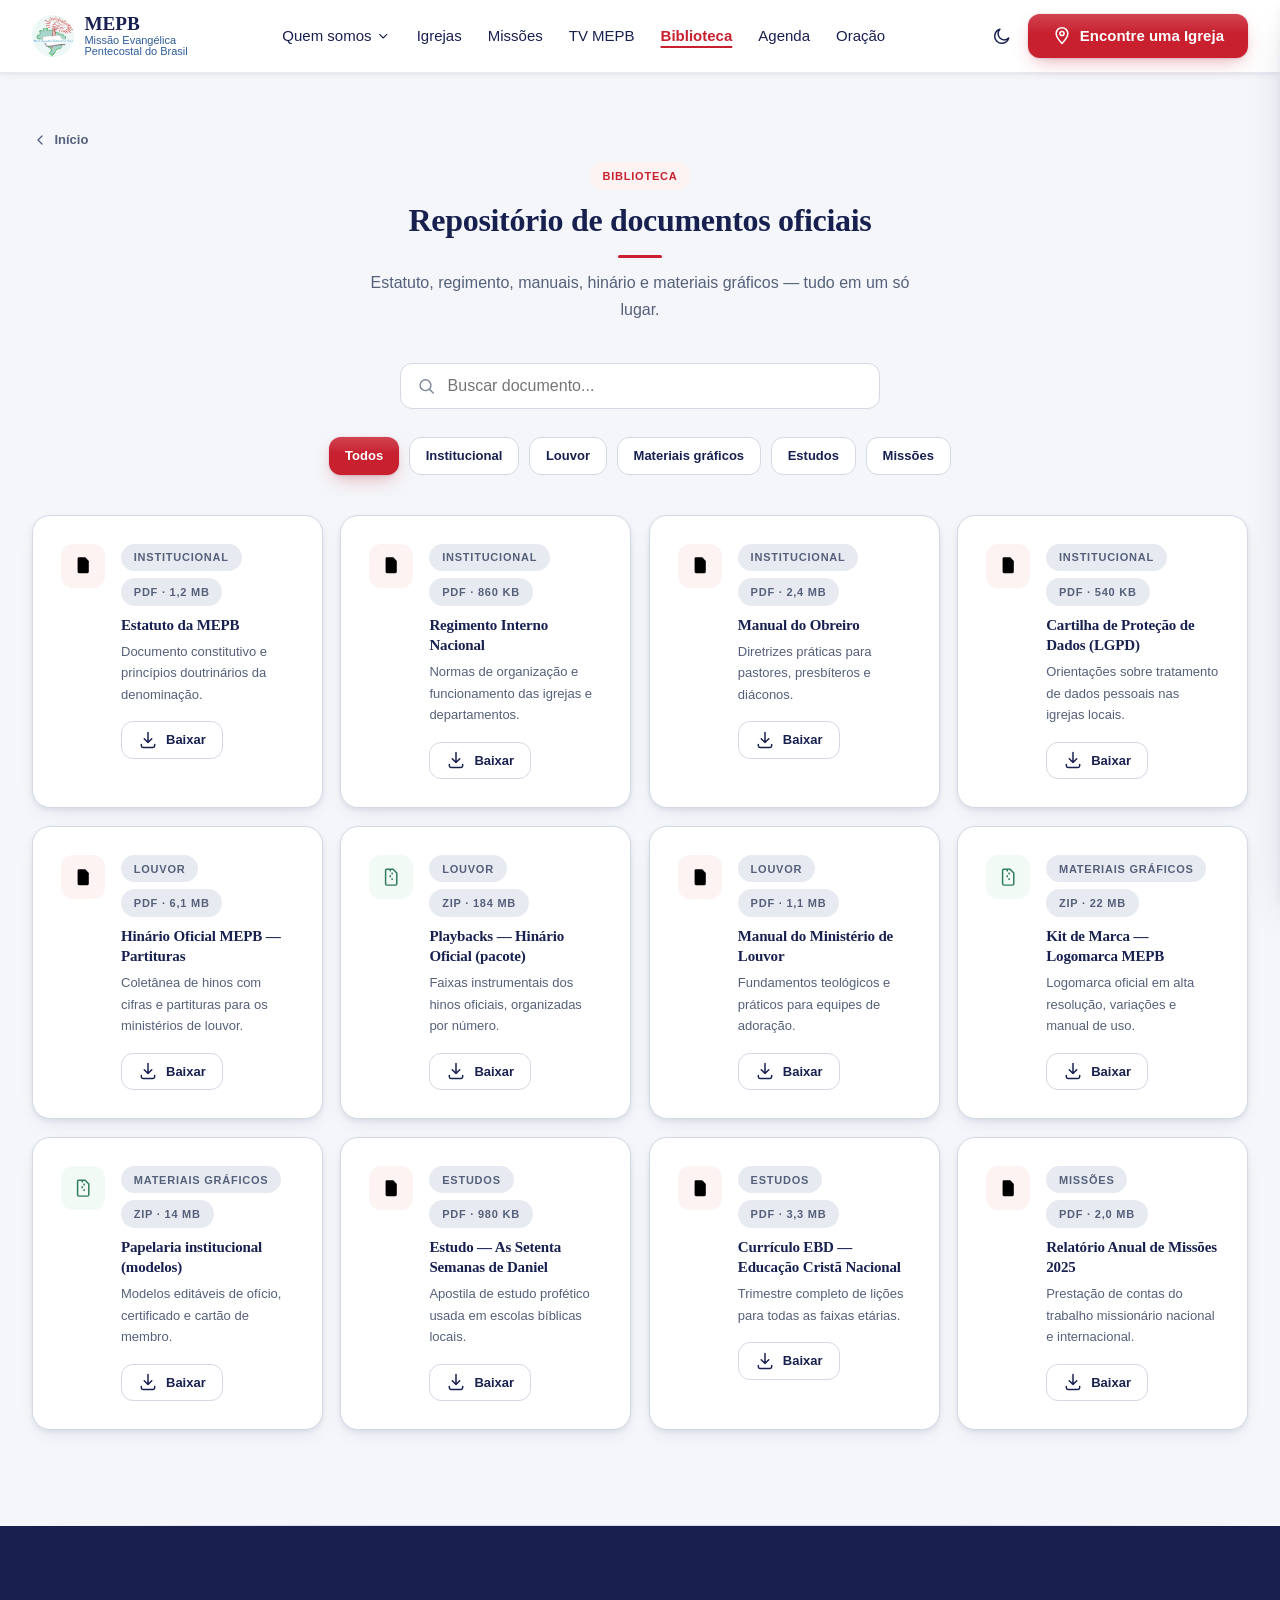
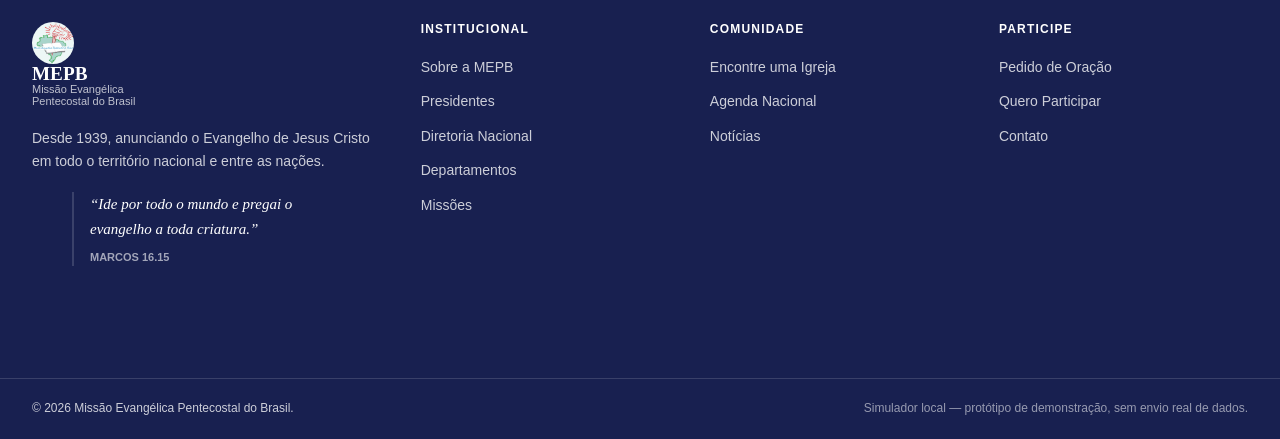
<file: biblioteca.html>
<!DOCTYPE html>
<html lang="pt-BR">
<head>
<meta charset="UTF-8">
<meta name="viewport" content="width=device-width, initial-scale=1">
<title>Biblioteca — MEPB</title>
<meta name="description" content="Estatuto, regimento, manuais e materiais oficiais da MEPB para download.">
<link rel="stylesheet" href="css/estilo.css">
<link rel="preconnect" href="https://fonts.googleapis.com">
<link rel="preconnect" href="https://fonts.gstatic.com" crossorigin>
<link href="https://fonts.googleapis.com/css2?family=Bebas+Neue&display=swap" rel="stylesheet">
</head>
<body>
<a href="#conteudo" class="skip-link">Pular para o conteúdo</a>

<header class="nav" id="siteNav">
  <nav class="container nav-inner" aria-label="Navegação principal">
    <a href="index.html" class="logo" id="logoLink" aria-label="MEPB — Página inicial"></a>
    <ul class="nav-links">
      <li class="nav-dropdown">
        <button type="button" class="nav-dropdown-toggle" id="navQuemSomos" aria-haspopup="true" aria-expanded="false">Quem somos <svg class="icon" viewBox="0 0 24 24" style="width:.9rem;height:.9rem"><path d="M6 9l6 6 6-6"/></svg></button>
        <ul class="nav-dropdown-menu" id="menuQuemSomos" hidden>
          <li><a href="index.html#sobre">Nossa história</a></li>
          <li><a href="presidentes.html">Presidentes</a></li>
          <li><a href="diretoria.html">Diretoria Nacional</a></li>
          <li><a href="index.html#departamentos">Departamentos</a></li>
        </ul>
      </li>
      <li><a href="localizador.html">Igrejas</a></li>
      <li><a href="missoes.html">Missões</a></li>
      <li><a href="tv.html">TV MEPB</a></li>
      <li><a href="biblioteca.html">Biblioteca</a></li>
      <li><a href="index.html#agenda">Agenda</a></li>
      <li><a href="index.html#oracao">Oração</a></li>
    </ul>
    <div class="nav-actions">
      <button class="icon-btn" id="btnTema" aria-label="Alternar tema claro/escuro" type="button"></button>
      <a href="localizador.html" class="btn btn-primary cta-nav" id="ctaNavPin"></a>
      <button class="icon-btn hamburger" id="btnDrawer" aria-label="Abrir menu de navegação" aria-expanded="false" type="button"></button>
    </div>
  </nav>
</header>

<div class="drawer-overlay" id="drawerOverlay"></div>
<div class="drawer" id="drawer" role="dialog" aria-modal="true" aria-label="Menu de navegação">
  <div class="drawer-head">
    <span id="drawerLogo"></span>
    <button class="icon-btn" id="btnFecharDrawer" aria-label="Fechar menu" type="button"></button>
  </div>
  <nav class="drawer-nav" aria-label="Navegação principal">
    <div class="drawer-accordion">
      <button type="button" class="drawer-accordion-toggle" id="drawerQuemSomosToggle" aria-expanded="false">
        Quem somos
        <svg class="icon" viewBox="0 0 24 24" style="width:1rem;height:1rem"><path d="M6 9l6 6 6-6"/></svg>
      </button>
      <div class="drawer-accordion-painel" id="drawerQuemSomosPainel" hidden>
        <a href="index.html#sobre">Nossa história</a>
        <a href="presidentes.html">Presidentes</a>
        <a href="diretoria.html">Diretoria Nacional</a>
        <a href="index.html#departamentos">Departamentos</a>
      </div>
    </div>
    <a href="localizador.html">Igrejas</a>
    <a href="missoes.html">Missões</a>
    <a href="tv.html">TV MEPB</a>
    <a href="biblioteca.html">Biblioteca</a>
    <a href="index.html#noticias">Notícias</a>
    <a href="index.html#agenda">Agenda</a>
    <a href="index.html#oracao">Oração</a>
  </nav>
  <div class="drawer-foot">
    <a href="localizador.html" class="btn btn-primary" style="width:100%">Encontre uma Igreja</a>
  </div>
</div>

<main id="conteudo">
  <div id="secaoBiblioteca"></div>
</main>

<div id="rodape"></div>
<div id="toastHost" aria-live="polite"></div>

<script>window.PAGINA_ATUAL = 'biblioteca';</script>
<script src="js/app.js"></script>
</body>
</html>
</file>
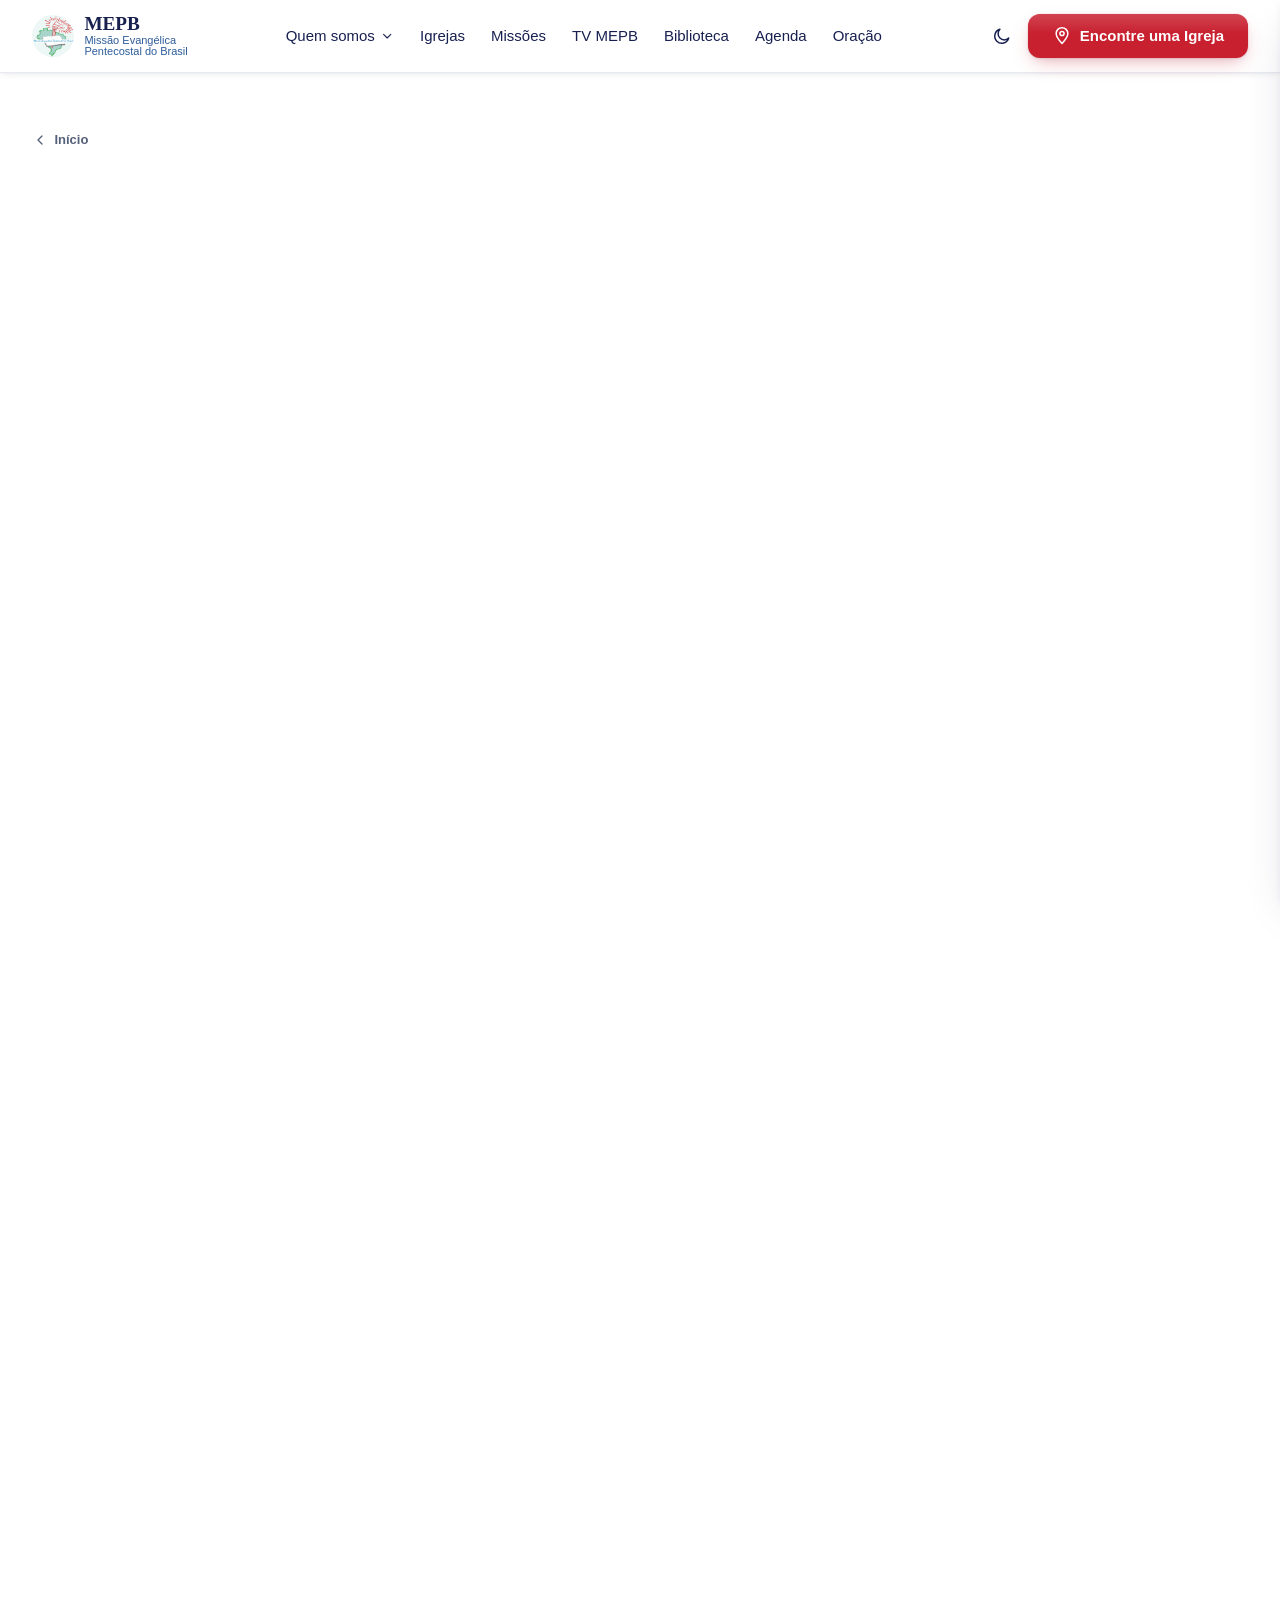
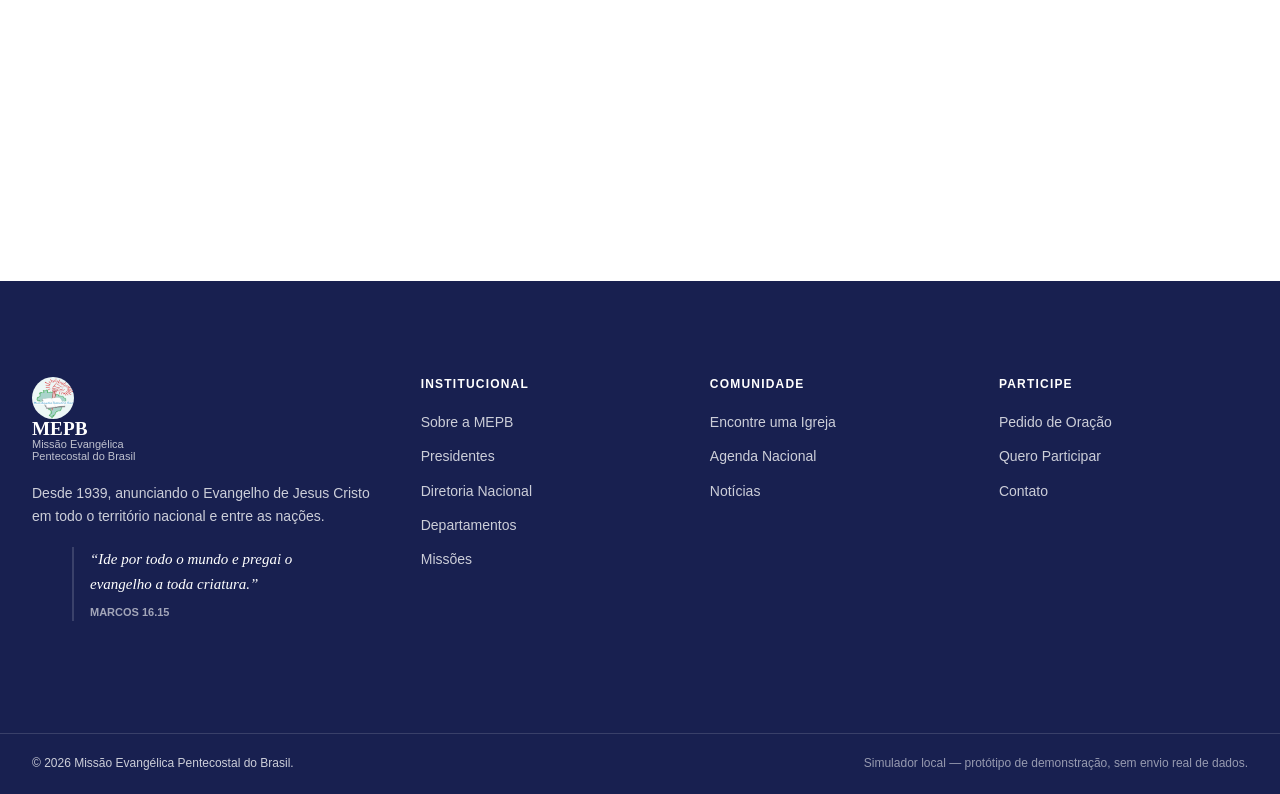
<file: diretoria.html>
<!DOCTYPE html>
<html lang="pt-BR">
<head>
<meta charset="UTF-8">
<meta name="viewport" content="width=device-width, initial-scale=1">
<title>Diretoria Nacional — MEPB</title>
<meta name="description" content="Conheça a Diretoria Nacional atual da MEPB e seu organograma.">
<link rel="stylesheet" href="css/estilo.css">
<link rel="preconnect" href="https://fonts.googleapis.com">
<link rel="preconnect" href="https://fonts.gstatic.com" crossorigin>
<link href="https://fonts.googleapis.com/css2?family=Bebas+Neue&display=swap" rel="stylesheet">
</head>
<body>
<a href="#conteudo" class="skip-link">Pular para o conteúdo</a>

<header class="nav" id="siteNav">
  <nav class="container nav-inner" aria-label="Navegação principal">
    <a href="index.html" class="logo" id="logoLink" aria-label="MEPB — Página inicial"></a>
    <ul class="nav-links">
      <li class="nav-dropdown">
        <button type="button" class="nav-dropdown-toggle" id="navQuemSomos" aria-haspopup="true" aria-expanded="false">Quem somos <svg class="icon" viewBox="0 0 24 24" style="width:.9rem;height:.9rem"><path d="M6 9l6 6 6-6"/></svg></button>
        <ul class="nav-dropdown-menu" id="menuQuemSomos" hidden>
          <li><a href="index.html#sobre">Nossa história</a></li>
          <li><a href="presidentes.html">Presidentes</a></li>
          <li><a href="diretoria.html">Diretoria Nacional</a></li>
          <li><a href="index.html#departamentos">Departamentos</a></li>
        </ul>
      </li>
      <li><a href="localizador.html">Igrejas</a></li>
      <li><a href="missoes.html">Missões</a></li>
      <li><a href="tv.html">TV MEPB</a></li>
      <li><a href="biblioteca.html">Biblioteca</a></li>
      <li><a href="index.html#agenda">Agenda</a></li>
      <li><a href="index.html#oracao">Oração</a></li>
    </ul>
    <div class="nav-actions">
      <button class="icon-btn" id="btnTema" aria-label="Alternar tema claro/escuro" type="button"></button>
      <a href="localizador.html" class="btn btn-primary cta-nav" id="ctaNavPin"></a>
      <button class="icon-btn hamburger" id="btnDrawer" aria-label="Abrir menu de navegação" aria-expanded="false" type="button"></button>
    </div>
  </nav>
</header>

<div class="drawer-overlay" id="drawerOverlay"></div>
<div class="drawer" id="drawer" role="dialog" aria-modal="true" aria-label="Menu de navegação">
  <div class="drawer-head">
    <span id="drawerLogo"></span>
    <button class="icon-btn" id="btnFecharDrawer" aria-label="Fechar menu" type="button"></button>
  </div>
  <nav class="drawer-nav" aria-label="Navegação principal">
    <div class="drawer-accordion">
      <button type="button" class="drawer-accordion-toggle" id="drawerQuemSomosToggle" aria-expanded="false">
        Quem somos
        <svg class="icon" viewBox="0 0 24 24" style="width:1rem;height:1rem"><path d="M6 9l6 6 6-6"/></svg>
      </button>
      <div class="drawer-accordion-painel" id="drawerQuemSomosPainel" hidden>
        <a href="index.html#sobre">Nossa história</a>
        <a href="presidentes.html">Presidentes</a>
        <a href="diretoria.html">Diretoria Nacional</a>
        <a href="index.html#departamentos">Departamentos</a>
      </div>
    </div>
    <a href="localizador.html">Igrejas</a>
    <a href="missoes.html">Missões</a>
    <a href="tv.html">TV MEPB</a>
    <a href="biblioteca.html">Biblioteca</a>
    <a href="index.html#noticias">Notícias</a>
    <a href="index.html#agenda">Agenda</a>
    <a href="index.html#oracao">Oração</a>
  </nav>
  <div class="drawer-foot">
    <a href="localizador.html" class="btn btn-primary" style="width:100%">Encontre uma Igreja</a>
  </div>
</div>

<main id="conteudo">
  <div id="secaoDiretoria"></div>
</main>

<div id="rodape"></div>
<div id="toastHost" aria-live="polite"></div>

<script>window.PAGINA_ATUAL = 'diretoria';</script>
<script src="js/app.js"></script>
</body>
</html>
</file>
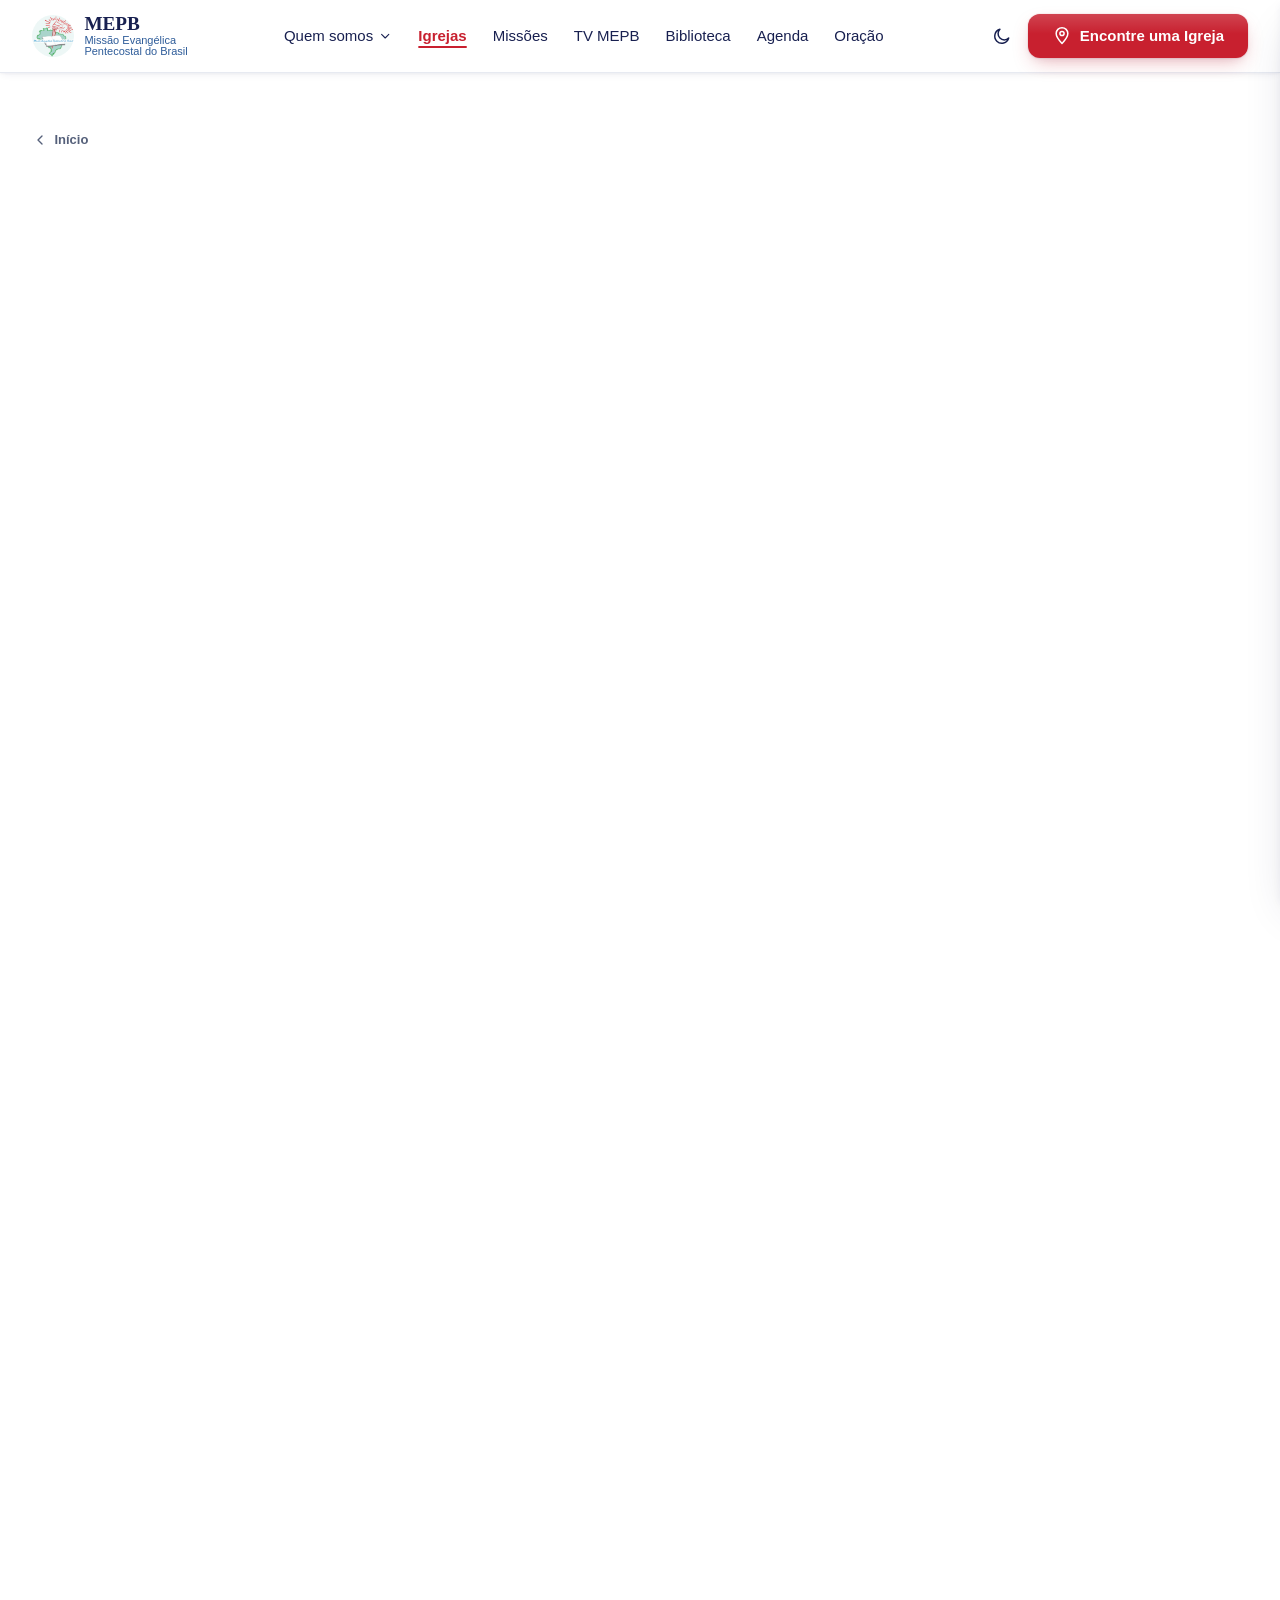
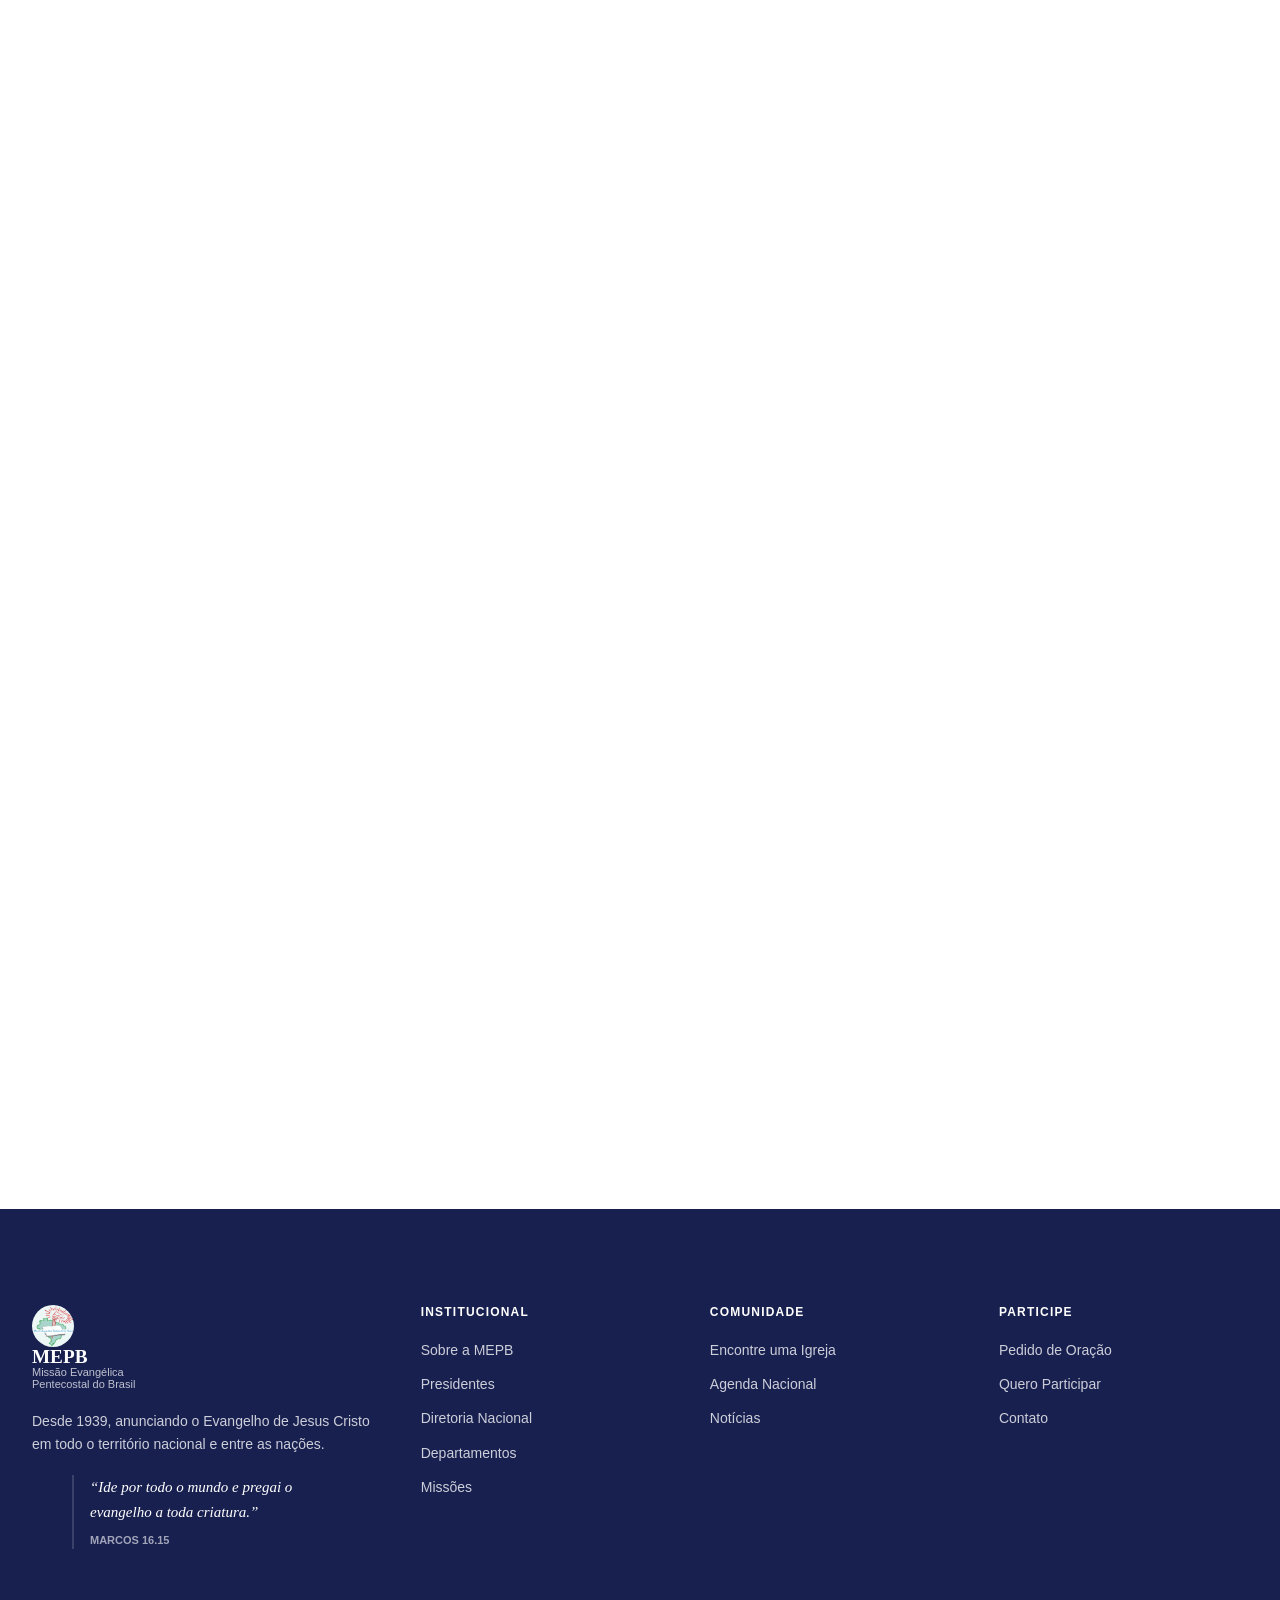
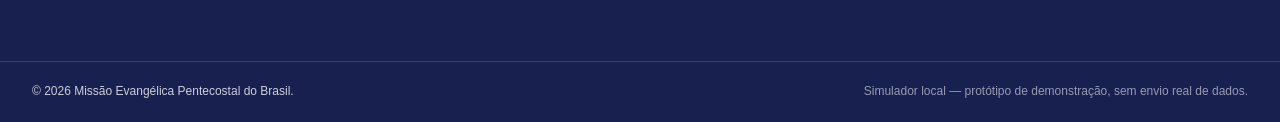
<file: localizador.html>
<!DOCTYPE html>
<html lang="pt-BR">
<head>
<meta charset="UTF-8">
<meta name="viewport" content="width=device-width, initial-scale=1">
<title>Encontre uma Igreja — MEPB</title>
<meta name="description" content="Localize a igreja MEPB mais próxima de você em todo o Brasil.">
<link rel="stylesheet" href="css/estilo.css">
<link rel="preconnect" href="https://fonts.googleapis.com">
<link rel="preconnect" href="https://fonts.gstatic.com" crossorigin>
<link href="https://fonts.googleapis.com/css2?family=Bebas+Neue&display=swap" rel="stylesheet">
</head>
<body>
<a href="#conteudo" class="skip-link">Pular para o conteúdo</a>

<header class="nav" id="siteNav">
  <nav class="container nav-inner" aria-label="Navegação principal">
    <a href="index.html" class="logo" id="logoLink" aria-label="MEPB — Página inicial"></a>
    <ul class="nav-links">
      <li class="nav-dropdown">
        <button type="button" class="nav-dropdown-toggle" id="navQuemSomos" aria-haspopup="true" aria-expanded="false">Quem somos <svg class="icon" viewBox="0 0 24 24" style="width:.9rem;height:.9rem"><path d="M6 9l6 6 6-6"/></svg></button>
        <ul class="nav-dropdown-menu" id="menuQuemSomos" hidden>
          <li><a href="index.html#sobre">Nossa história</a></li>
          <li><a href="presidentes.html">Presidentes</a></li>
          <li><a href="diretoria.html">Diretoria Nacional</a></li>
          <li><a href="index.html#departamentos">Departamentos</a></li>
        </ul>
      </li>
      <li><a href="localizador.html">Igrejas</a></li>
      <li><a href="missoes.html">Missões</a></li>
      <li><a href="tv.html">TV MEPB</a></li>
      <li><a href="biblioteca.html">Biblioteca</a></li>
      <li><a href="index.html#agenda">Agenda</a></li>
      <li><a href="index.html#oracao">Oração</a></li>
    </ul>
    <div class="nav-actions">
      <button class="icon-btn" id="btnTema" aria-label="Alternar tema claro/escuro" type="button"></button>
      <a href="localizador.html" class="btn btn-primary cta-nav" id="ctaNavPin"></a>
      <button class="icon-btn hamburger" id="btnDrawer" aria-label="Abrir menu de navegação" aria-expanded="false" type="button"></button>
    </div>
  </nav>
</header>

<div class="drawer-overlay" id="drawerOverlay"></div>
<div class="drawer" id="drawer" role="dialog" aria-modal="true" aria-label="Menu de navegação">
  <div class="drawer-head">
    <span id="drawerLogo"></span>
    <button class="icon-btn" id="btnFecharDrawer" aria-label="Fechar menu" type="button"></button>
  </div>
  <nav class="drawer-nav" aria-label="Navegação principal">
    <div class="drawer-accordion">
      <button type="button" class="drawer-accordion-toggle" id="drawerQuemSomosToggle" aria-expanded="false">
        Quem somos
        <svg class="icon" viewBox="0 0 24 24" style="width:1rem;height:1rem"><path d="M6 9l6 6 6-6"/></svg>
      </button>
      <div class="drawer-accordion-painel" id="drawerQuemSomosPainel" hidden>
        <a href="index.html#sobre">Nossa história</a>
        <a href="presidentes.html">Presidentes</a>
        <a href="diretoria.html">Diretoria Nacional</a>
        <a href="index.html#departamentos">Departamentos</a>
      </div>
    </div>
    <a href="localizador.html">Igrejas</a>
    <a href="missoes.html">Missões</a>
    <a href="tv.html">TV MEPB</a>
    <a href="biblioteca.html">Biblioteca</a>
    <a href="index.html#noticias">Notícias</a>
    <a href="index.html#agenda">Agenda</a>
    <a href="index.html#oracao">Oração</a>
  </nav>
  <div class="drawer-foot">
    <a href="localizador.html" class="btn btn-primary" style="width:100%">Encontre uma Igreja</a>
  </div>
</div>

<main id="conteudo">
  <div id="secaoLocalizador"></div>
</main>

<div id="rodape"></div>
<div id="toastHost" aria-live="polite"></div>

<script>window.PAGINA_ATUAL = 'localizador';</script>
<script src="js/app.js"></script>
</body>
</html>
</file>
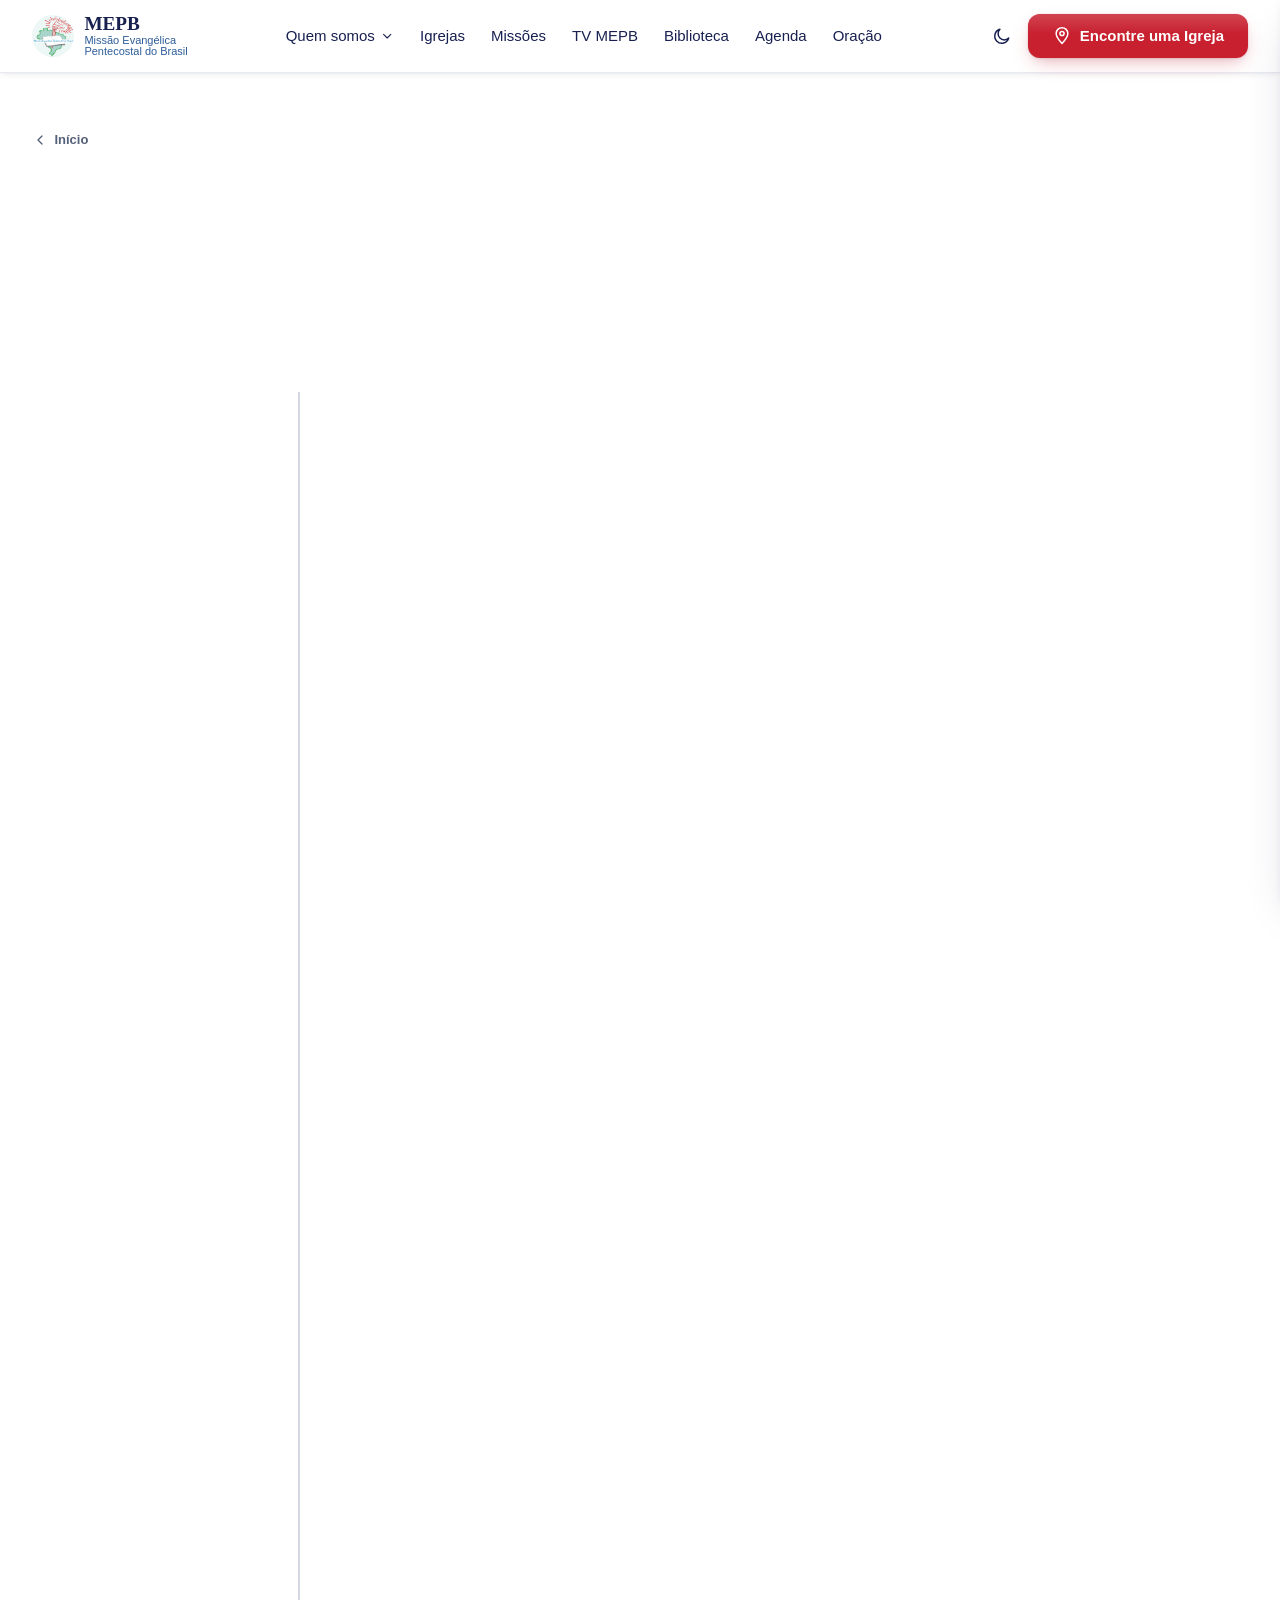
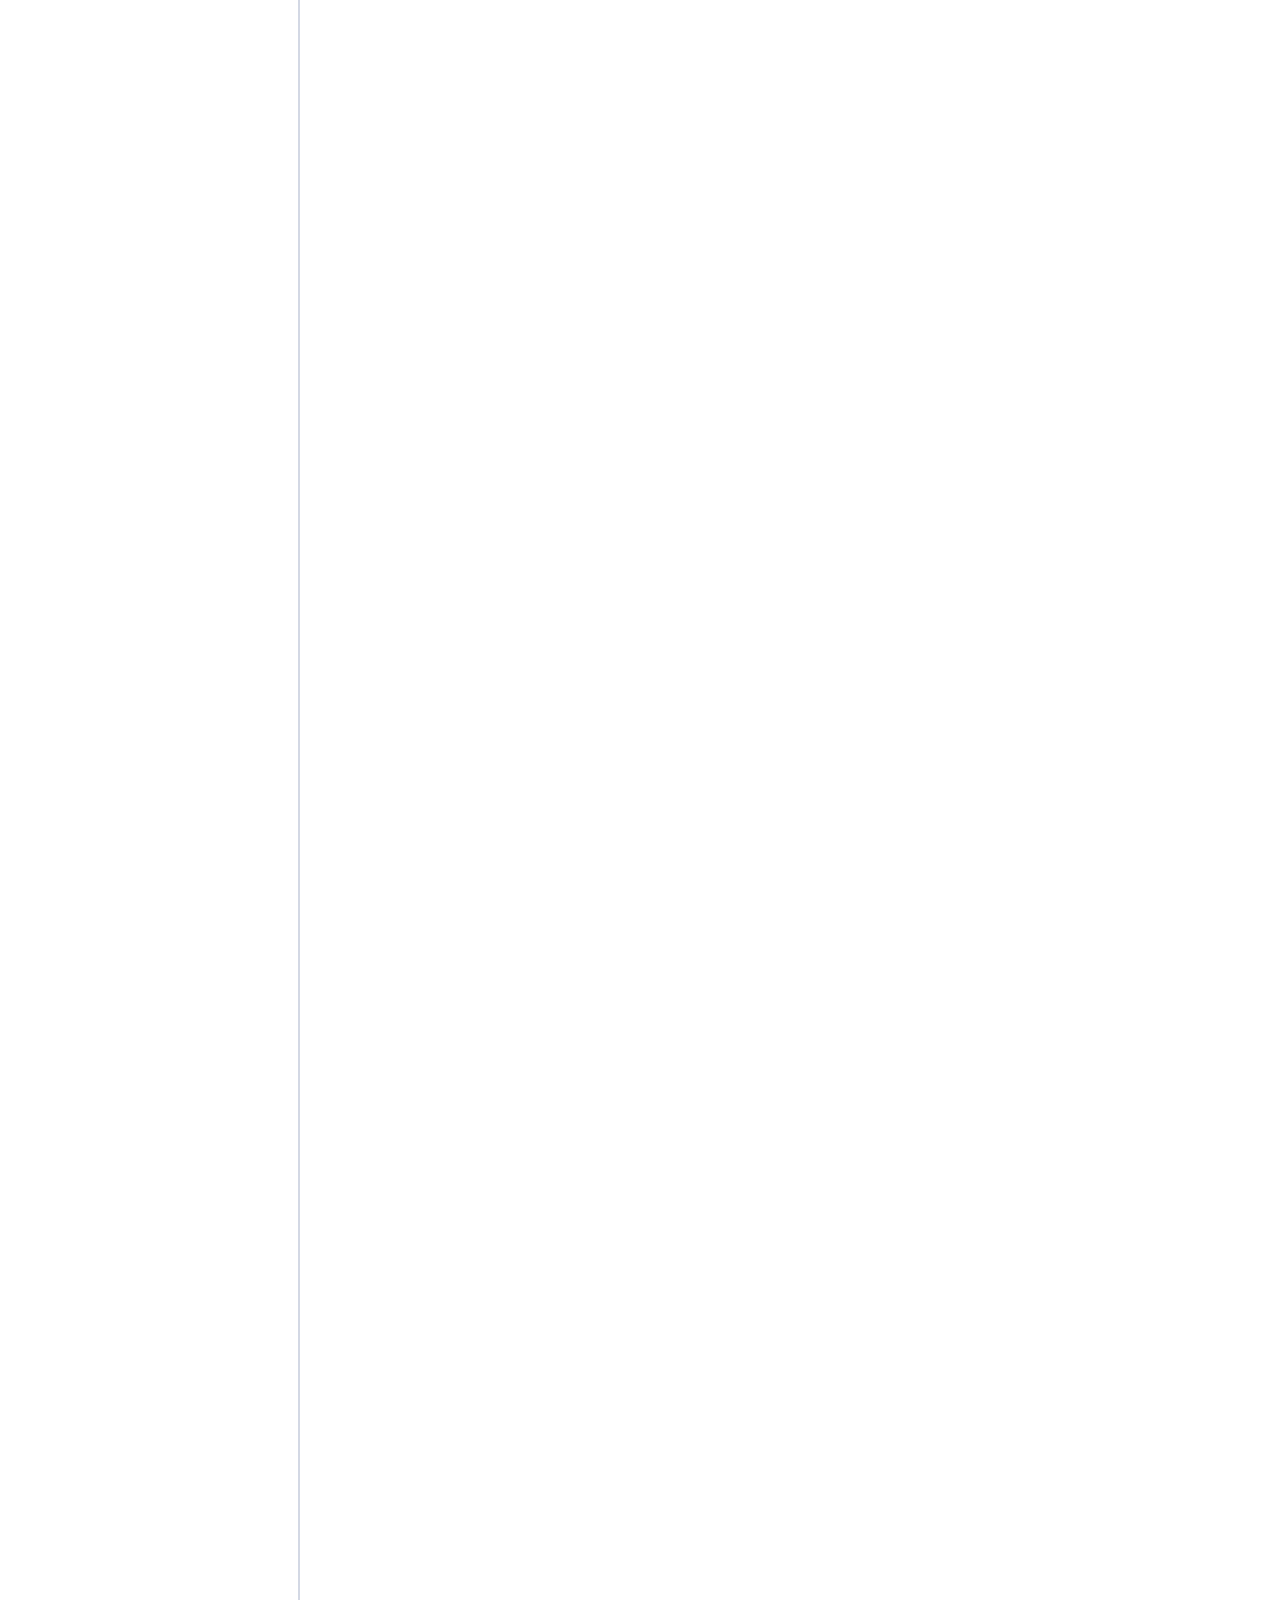
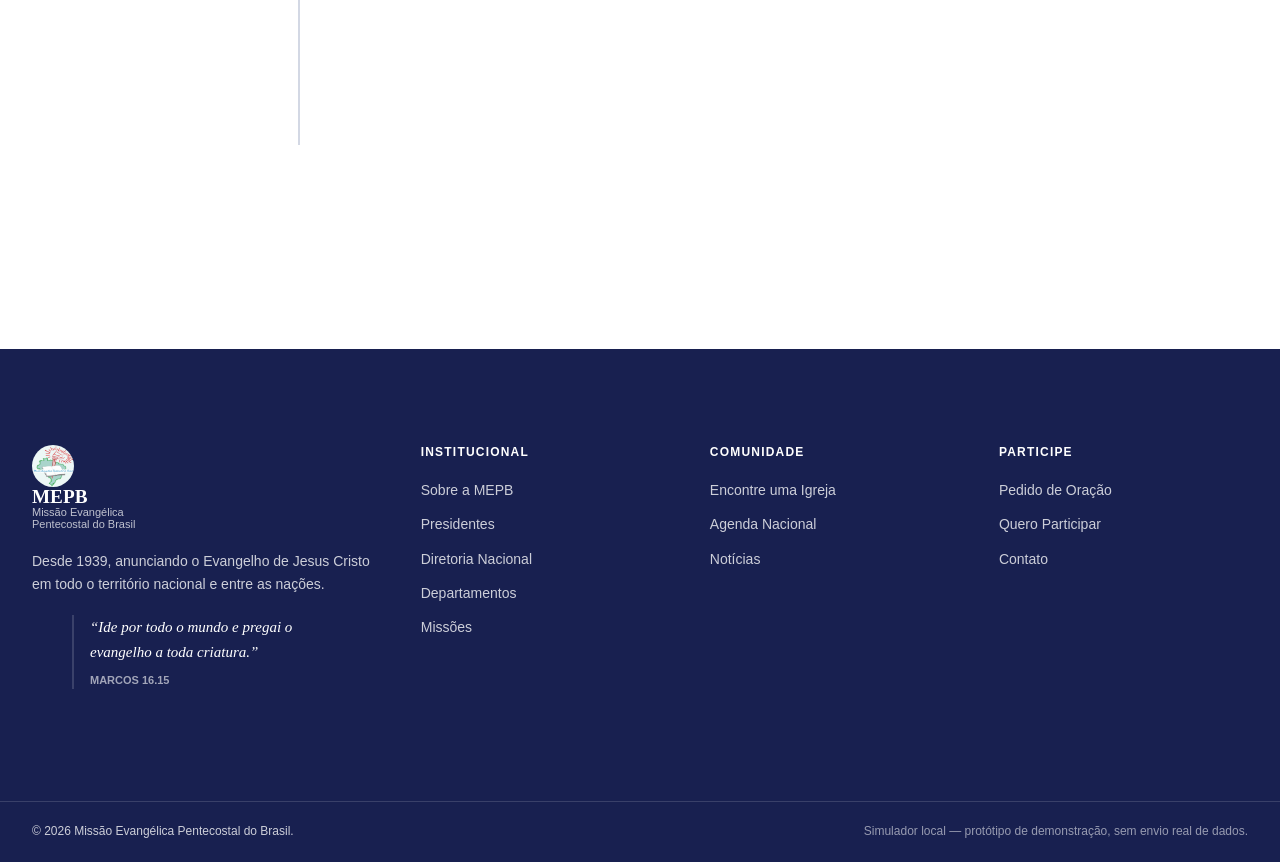
<file: presidentes.html>
<!DOCTYPE html>
<html lang="pt-BR">
<head>
<meta charset="UTF-8">
<meta name="viewport" content="width=device-width, initial-scale=1">
<title>Presidentes — MEPB</title>
<meta name="description" content="Linha do tempo dos presidentes da Missão Evangélica Pentecostal do Brasil desde 1965.">
<link rel="stylesheet" href="css/estilo.css">
<link rel="preconnect" href="https://fonts.googleapis.com">
<link rel="preconnect" href="https://fonts.gstatic.com" crossorigin>
<link href="https://fonts.googleapis.com/css2?family=Bebas+Neue&display=swap" rel="stylesheet">
</head>
<body>
<a href="#conteudo" class="skip-link">Pular para o conteúdo</a>

<header class="nav" id="siteNav">
  <nav class="container nav-inner" aria-label="Navegação principal">
    <a href="index.html" class="logo" id="logoLink" aria-label="MEPB — Página inicial"></a>
    <ul class="nav-links">
      <li class="nav-dropdown">
        <button type="button" class="nav-dropdown-toggle" id="navQuemSomos" aria-haspopup="true" aria-expanded="false">Quem somos <svg class="icon" viewBox="0 0 24 24" style="width:.9rem;height:.9rem"><path d="M6 9l6 6 6-6"/></svg></button>
        <ul class="nav-dropdown-menu" id="menuQuemSomos" hidden>
          <li><a href="index.html#sobre">Nossa história</a></li>
          <li><a href="presidentes.html">Presidentes</a></li>
          <li><a href="diretoria.html">Diretoria Nacional</a></li>
          <li><a href="index.html#departamentos">Departamentos</a></li>
        </ul>
      </li>
      <li><a href="localizador.html">Igrejas</a></li>
      <li><a href="missoes.html">Missões</a></li>
      <li><a href="tv.html">TV MEPB</a></li>
      <li><a href="biblioteca.html">Biblioteca</a></li>
      <li><a href="index.html#agenda">Agenda</a></li>
      <li><a href="index.html#oracao">Oração</a></li>
    </ul>
    <div class="nav-actions">
      <button class="icon-btn" id="btnTema" aria-label="Alternar tema claro/escuro" type="button"></button>
      <a href="localizador.html" class="btn btn-primary cta-nav" id="ctaNavPin"></a>
      <button class="icon-btn hamburger" id="btnDrawer" aria-label="Abrir menu de navegação" aria-expanded="false" type="button"></button>
    </div>
  </nav>
</header>

<div class="drawer-overlay" id="drawerOverlay"></div>
<div class="drawer" id="drawer" role="dialog" aria-modal="true" aria-label="Menu de navegação">
  <div class="drawer-head">
    <span id="drawerLogo"></span>
    <button class="icon-btn" id="btnFecharDrawer" aria-label="Fechar menu" type="button"></button>
  </div>
  <nav class="drawer-nav" aria-label="Navegação principal">
    <div class="drawer-accordion">
      <button type="button" class="drawer-accordion-toggle" id="drawerQuemSomosToggle" aria-expanded="false">
        Quem somos
        <svg class="icon" viewBox="0 0 24 24" style="width:1rem;height:1rem"><path d="M6 9l6 6 6-6"/></svg>
      </button>
      <div class="drawer-accordion-painel" id="drawerQuemSomosPainel" hidden>
        <a href="index.html#sobre">Nossa história</a>
        <a href="presidentes.html">Presidentes</a>
        <a href="diretoria.html">Diretoria Nacional</a>
        <a href="index.html#departamentos">Departamentos</a>
      </div>
    </div>
    <a href="localizador.html">Igrejas</a>
    <a href="missoes.html">Missões</a>
    <a href="tv.html">TV MEPB</a>
    <a href="biblioteca.html">Biblioteca</a>
    <a href="index.html#noticias">Notícias</a>
    <a href="index.html#agenda">Agenda</a>
    <a href="index.html#oracao">Oração</a>
  </nav>
  <div class="drawer-foot">
    <a href="localizador.html" class="btn btn-primary" style="width:100%">Encontre uma Igreja</a>
  </div>
</div>

<main id="conteudo">
  <div id="secaoPresidentes"></div>
</main>

<div id="rodape"></div>
<div id="toastHost" aria-live="polite"></div>

<script>window.PAGINA_ATUAL = 'presidentes';</script>
<script src="js/app.js"></script>
</body>
</html>
</file>
<file: css/estilo.css>
/* ==========================================================================
   PORTAL MEPB — SIMULADOR LOCAL EM ARQUIVO ÚNICO
   Sem build, sem npm, sem servidor: abra este .html direto no navegador.
   Reaproveita os mesmos tokens de cor, o mesmo mapa geográfico real e as
   mesmas ilustrações do protótipo em Next.js — portados para HTML+CSS+JS puro.
   ========================================================================== */
:root{
  --red-600:#c8202f; --red-700:#a81a27; --red-400:#e4696f;
  --navy-900:#182050; --navy-950:#0d1129; --navy-800:#232a5c;
  --blue-600:#2e5c99; --blue-300:#9ec4e8;
  --green-300:#8fc9a9; --green-600:#2f7d5a;
  --gold-300:#e8c98a;
  --n0:#fff; --n50:#fafbfd; --n100:#f4f6fa; --n200:#e7eaf1; --n300:#d3d8e4;
  --n500:#7b8499; --n600:#55607a; --n900:#1a1f30;

  --bg:var(--n0); --bg-subtle:var(--n100); --bg-muted:var(--n200); --surface:var(--n0);
  --fg:var(--navy-900); --fg-muted:var(--n600); --fg-subtle:var(--n500);
  --primary:var(--red-600); --primary-hover:var(--red-700); --primary-subtle:#fdf3f3;
  --accent:var(--blue-600); --accent-subtle:#f1f6fc;
  --support:var(--green-600); --support-subtle:#f2faf6;
  --border:var(--n200); --border-strong:var(--n300);
  --scrim:linear-gradient(180deg, rgb(13 17 41/.78) 0%, rgb(13 17 41/.62) 45%, rgb(24 32 80/.82) 100%);
  /*
    Escala de sombra em camadas: cada nível soma uma sombra rasa e "quente"
    (tingida de navy, não preto puro) com uma sombra longa e muito difusa por
    baixo. É essa combinação — não um único box-shadow — que lê como
    "profundidade suave" em vez de "caixa com risco embaixo".
  */
  --shadow-xs:0 1px 2px rgb(24 32 80/.04);
  --shadow-sm:0 1px 2px rgb(24 32 80/.04), 0 3px 8px -2px rgb(24 32 80/.07);
  --shadow-md:0 2px 6px rgb(24 32 80/.05), 0 10px 24px -8px rgb(24 32 80/.12);
  --shadow-lg:0 4px 10px rgb(24 32 80/.06), 0 20px 44px -12px rgb(24 32 80/.16);
  --shadow-xl:0 8px 16px rgb(24 32 80/.07), 0 32px 64px -16px rgb(24 32 80/.2);
  --glow-primary:0 0 0 1px rgb(200 32 47/.05), 0 8px 20px -6px rgb(200 32 47/.35);
  --font-serif:Georgia,'Times New Roman',serif;
  --font-sans:-apple-system,BlinkMacSystemFont,'Segoe UI',Roboto,Helvetica,Arial,sans-serif;
  --nav-h:4.5rem; --radius-sm:.5rem; --radius-md:.75rem; --radius-lg:1.125rem; --radius-xl:1.625rem;
  /* out para entrada (desacelera), spring para hover/press (leve overshoot) */
  --ease:cubic-bezier(.22,1,.36,1);
  --ease-spring:cubic-bezier(.34,1.56,.64,1);
}
:root[data-theme="dark"]{
  --bg:var(--navy-950); --bg-subtle:#111634; --bg-muted:#171d40; --surface:#141a3a;
  --fg:#eef0f7; --fg-muted:#b0b8d0; --fg-subtle:#8f98b5;
  --primary:var(--red-400); --primary-hover:#f0a5a9; --primary-subtle:rgb(228 105 111/.14);
  --accent:var(--blue-300); --accent-subtle:rgb(158 196 232/.14);
  --support:var(--green-300); --support-subtle:rgb(143 201 169/.14);
  --border:rgb(255 255 255/.11); --border-strong:rgb(255 255 255/.2);
  --scrim:linear-gradient(180deg, rgb(6 8 20/.82) 0%, rgb(6 8 20/.68) 45%, rgb(10 14 34/.88) 100%);
  --shadow-xs:0 1px 2px rgb(0 0 0/.3);
  --shadow-sm:0 1px 2px rgb(0 0 0/.3), 0 3px 10px -2px rgb(0 0 0/.4);
  --shadow-md:0 2px 6px rgb(0 0 0/.32), 0 12px 28px -8px rgb(0 0 0/.48);
  --shadow-lg:0 4px 10px rgb(0 0 0/.35), 0 24px 52px -12px rgb(0 0 0/.55);
  --shadow-xl:0 8px 18px rgb(0 0 0/.4), 0 36px 72px -16px rgb(0 0 0/.62);
  --glow-primary:0 0 0 1px rgb(228 105 111/.1), 0 8px 22px -6px rgb(228 105 111/.4);
}
*{box-sizing:border-box}
html{scroll-behavior:smooth; scroll-padding-top:calc(var(--nav-h) + 1rem)}

/* Páginas dedicadas (Missões, TV MEPB, Biblioteca, Localizador) — trocam de
   lugar com a Início via roteador por hash, então cada uma precisa da sua
   própria folga para não ficar atrás da navbar fixa quando a rolagem volta
   ao topo do documento. */
.pagina-dedicada{padding-top:var(--nav-h)}
.view:focus{outline:none}
@keyframes paginaSurgir{from{opacity:0} to{opacity:1}}
.view:not([hidden]){animation:paginaSurgir .28s var(--ease)}
@media(prefers-reduced-motion:reduce){.view:not([hidden]){animation:none}}

/* Item ativo no menu — reforça em qual página a pessoa está agora. */
.nav-links a[aria-current="page"], .drawer-nav a[aria-current="page"]{color:var(--primary); font-weight:700}
header.nav .nav-links a[aria-current="page"]{color:#fff; text-decoration:underline; text-underline-offset:.3rem; text-decoration-thickness:2px}
header.nav.solido .nav-links a[aria-current="page"]{color:var(--primary); text-decoration:underline; text-underline-offset:.3rem; text-decoration-thickness:2px}
body{margin:0; background:var(--bg); color:var(--fg); font-family:var(--font-sans); line-height:1.65; -webkit-font-smoothing:antialiased}
h1,h2,h3,h4{font-family:var(--font-serif); font-weight:700; line-height:1.18; letter-spacing:-.01em; margin:0}
p{margin:0}
a{color:inherit; text-decoration:none}
button{font:inherit; cursor:pointer; background:none; border:none; color:inherit}
img,svg{display:block; max-width:100%}
/* Anel de foco em box-shadow: acompanha o raio do elemento, sem o corte reto
   de um outline padrão — mais suave visualmente, mesma função de acessibilidade. */
:focus-visible{outline:2px solid transparent; outline-offset:2px; box-shadow:0 0 0 3px color-mix(in srgb, var(--accent) 30%, transparent), 0 0 0 1.5px var(--accent); border-radius:var(--radius-sm); transition:box-shadow .15s var(--ease)}
.container{width:100%; max-width:80rem; margin-inline:auto; padding-inline:1.5rem}
@media(min-width:1024px){.container{padding-inline:2rem}}
.section-y{padding-block:4rem}
@media(min-width:768px){.section-y{padding-block:6rem}}
.sr-only{position:absolute; width:1px; height:1px; padding:0; margin:-1px; overflow:hidden; clip:rect(0,0,0,0); white-space:nowrap; border:0}
.skip-link{position:absolute; left:1rem; top:-6rem; z-index:100; padding:.75rem 1.5rem; background:var(--primary); color:#fff; border-radius:var(--radius-md); font-weight:600; transition:top .15s var(--ease)}
.skip-link:focus{top:1rem}
[data-numeric]{font-variant-numeric:tabular-nums}
.rule::after{content:"";display:block;width:2.75rem;height:3px;margin-top:1rem;border-radius:99px;background:var(--primary)}
.rule-center::after{margin-inline:auto}
.btn{position:relative; display:inline-flex; align-items:center; justify-content:center; gap:.5rem; min-height:2.75rem; padding:0 1.5rem; border-radius:var(--radius-md); font-weight:600; font-size:.9375rem; white-space:nowrap; transition:transform .18s var(--ease-spring), box-shadow .25s var(--ease), background-color .2s var(--ease); overflow:hidden}
.btn-lg{min-height:3.25rem; padding:0 2rem; font-size:1rem}
/* Filete de luz no topo do botão — sutil, some no active. É esse detalhe,
   mais do que a cor, que separa "botão CSS genérico" de "botão desenhado". */
.btn::after{content:"";position:absolute;inset:0;border-radius:inherit;background:linear-gradient(180deg, rgb(255 255 255/.16), rgb(255 255 255/0) 45%);opacity:1;transition:opacity .2s var(--ease);pointer-events:none}
.btn:active{transform:scale(.97)}
.btn:active::after{opacity:0}
.btn-primary{background:var(--primary); color:#fff; box-shadow:var(--shadow-sm), var(--glow-primary)}
.btn-primary:hover{background:var(--primary-hover); box-shadow:var(--shadow-md), var(--glow-primary); transform:translateY(-1px)}
.btn-outline{border:1px solid var(--border-strong); color:var(--fg); background:var(--surface)}
.btn-outline::after{display:none}
.btn-outline:hover{background:var(--bg-muted); border-color:color-mix(in srgb, var(--fg) 25%, var(--border-strong)); transform:translateY(-1px); box-shadow:var(--shadow-xs)}
.btn-claro{background:rgb(255 255 255/.95); color:var(--navy-900); box-shadow:var(--shadow-md)}
.btn-claro:hover{background:#fff; transform:translateY(-1px); box-shadow:var(--shadow-lg)}
.card{position:relative; border:1px solid var(--border-strong); background:var(--surface); border-radius:var(--radius-lg); box-shadow:0 2px 5px rgb(24 32 80/.07), 0 8px 20px -6px rgb(24 32 80/.09); transition:transform .32s var(--ease), box-shadow .32s var(--ease), border-color .32s var(--ease)}
[data-theme="dark"] .card{box-shadow:0 2px 5px rgb(0 0 0/.35), 0 8px 20px -6px rgb(0 0 0/.4)}
a.card:hover,.card.hoverable:hover{transform:translateY(-5px); box-shadow:var(--shadow-xl); border-color:color-mix(in srgb, var(--accent) 22%, var(--border))}
.card-body{padding:1.75rem}
.badge{display:inline-flex; align-items:center; gap:.375rem; padding:.3rem .8rem; border-radius:99px; font-size:.6875rem; font-weight:700; text-transform:uppercase; letter-spacing:.07em}
.badge-neutro{background:var(--bg-muted); color:var(--fg-muted)}
.badge-primario{background:var(--primary-subtle); color:var(--primary)}
.badge-azul{background:var(--accent-subtle); color:var(--accent)}
.badge-verde{background:var(--support-subtle); color:var(--support)}
.badge-claro{background:rgb(255 255 255/.14); color:#fff; backdrop-filter:blur(6px); border:1px solid rgb(255 255 255/.14)}
.icon{width:1.25rem; height:1.25rem; stroke:currentColor; fill:none; stroke-width:1.8; stroke-linecap:round; stroke-linejoin:round}
.field{width:100%; min-height:2.75rem; border-radius:var(--radius-md); border:1px solid var(--border-strong); background:var(--surface); color:var(--fg); padding:0 1rem; font:inherit; transition:border-color .2s var(--ease), box-shadow .2s var(--ease)}
.field:hover{border-color:color-mix(in srgb, var(--fg) 20%, var(--border-strong))}
.field:focus{border-color:var(--accent); outline:none; box-shadow:0 0 0 3px color-mix(in srgb, var(--accent) 16%, transparent)}
label.lbl{display:block; margin-bottom:.55rem; font-size:.8125rem; font-weight:600; letter-spacing:.01em}
.dot-grid{background-image:radial-gradient(circle at 1px 1px, rgb(255 255 255/.11) 1px, transparent 0); background-size:26px 26px}
.reveal{opacity:0; transform:translateY(20px) scale(.985); transition:opacity .6s var(--ease), transform .6s var(--ease)}
.reveal.visible{opacity:1; transform:none}
@media(prefers-reduced-motion:reduce){.reveal{opacity:1!important; transform:none!important; transition:none!important} html{scroll-behavior:auto}}

/* Mapa do Brasil */
.uf-path{fill:var(--bg-muted); stroke:var(--bg); stroke-width:1.6; stroke-linejoin:round; transition:fill .3s var(--ease), transform .3s var(--ease-spring), stroke-width .3s var(--ease), filter .3s var(--ease)}
.uf-path.ativa{fill:var(--navy-900)}
.uf-path.ativa:hover{filter:brightness(1.08)}
.uf-path.ativa.foco{fill:var(--blue-600); transform:scale(1.035); stroke-width:3; filter:drop-shadow(0 8px 16px rgb(24 32 80/.32))}
.uf-path.selecionada{fill:var(--red-600)!important; stroke-width:3; filter:drop-shadow(0 6px 14px rgb(200 32 47/.35))}
.uf-sigla{fill:#fff; font-size:24px; font-weight:700; font-family:var(--font-sans); pointer-events:none; user-select:none; opacity:.82; transition:font-size .2s var(--ease), opacity .2s var(--ease)}
.uf-sigla.foco{font-size:34px; opacity:1}
.mapa-tooltip{position:absolute; z-index:10; left:0; top:0; transform:translate(-50%,-100%) scale(.96); background:var(--navy-950); padding:.5rem .85rem; border-radius:var(--radius-md); box-shadow:var(--shadow-lg); opacity:0; pointer-events:none; transition:opacity .18s var(--ease), transform .18s var(--ease)}

/* Faixa com transição suave em vez de linha reta de borda — um fio que some
   nas pontas lê como "editorial"; uma borda sólida de ponta a ponta lê como
   tabela. Usado nos blocos alternados (Acesso, Agenda, Oração). */
.soft-band{position:relative}
.soft-band::before,.soft-band::after{content:"";position:absolute;inset-inline:0;height:1px;background:linear-gradient(90deg, transparent, var(--border-strong) 30%, var(--border-strong) 70%, transparent)}
.soft-band::before{top:0}
.soft-band::after{bottom:0}

/* Navbar */
header.nav{position:fixed; inset-inline:0; top:0; z-index:50; transition:all .25s var(--ease); background:transparent}
header.nav.solido{background:color-mix(in srgb, var(--bg) 95%, transparent); border-bottom:1px solid var(--border); box-shadow:var(--shadow-sm); backdrop-filter:blur(10px)}
.nav-inner{display:flex; align-items:center; justify-content:space-between; gap:1rem; height:var(--nav-h)}
.logo{display:inline-flex; align-items:center; gap:.65rem}
.logo-txt{display:flex; flex-direction:column; line-height:1.05}
.logo-txt b{font-family:var(--font-serif); font-size:1.2rem}
.logo-txt span{font-size:.6875rem; font-weight:500}
.nav-links{display:none; align-items:center; gap:.125rem; list-style:none; margin:0; padding:0}
@media(min-width:1180px){.nav-links{display:flex}}
.nav-links a, .nav-dropdown-toggle{display:flex; align-items:center; gap:.3rem; min-height:2.75rem; padding-inline:.75rem; border-radius:var(--radius-sm); font-size:.9375rem; font-weight:500; white-space:nowrap; transition:color .2s; border:none; background:none; font-family:inherit; cursor:pointer}
.nav-actions{display:flex; align-items:center; gap:.25rem}
.icon-btn{display:inline-flex; align-items:center; justify-content:center; width:2.75rem; height:2.75rem; border-radius:99px; transition:background .15s, color .2s}
.icon-btn:hover{background:rgb(128 128 128/.12)}
/* Sobre o hero escuro (topo da home), a navbar é transparente e o texto
   precisa ser claro; ao rolar, ela vira sólida e o texto acompanha --fg.
   Sem isso os links do menu ficam quase invisíveis sobre o hero. */
header.nav .nav-links a, header.nav .nav-dropdown-toggle, header.nav .icon-btn, header.nav .hamburger{color:#fff}
header.nav.solido .nav-links a, header.nav.solido .nav-dropdown-toggle, header.nav.solido .icon-btn, header.nav.solido .hamburger{color:var(--fg)}
header.nav .nav-links a:hover, header.nav .nav-dropdown-toggle:hover{color:#fff; background:rgb(255 255 255/.12)}
header.nav.solido .nav-links a:hover, header.nav.solido .nav-dropdown-toggle:hover{color:var(--fg); background:var(--bg-muted)}

/* Dropdown "Quem somos" — clique (não hover) para funcionar igual em mouse
   e touch; um clique fora ou Esc fecha. */
.nav-dropdown{position:relative}
.nav-dropdown-toggle svg{transition:transform .2s var(--ease)}
.nav-dropdown-toggle[aria-expanded="true"] svg{transform:rotate(180deg)}
.nav-dropdown-menu{position:absolute; top:calc(100% + .5rem); left:0; z-index:5; min-width:14rem; margin:0; padding:.5rem; list-style:none; background:var(--surface); border:1px solid var(--border-strong); border-radius:var(--radius-md); box-shadow:var(--shadow-lg)}
.nav-dropdown-menu[hidden]{display:none}
.nav-dropdown-menu a{display:flex; align-items:center; min-height:2.5rem; padding-inline:.75rem; border-radius:var(--radius-sm); font-size:.9375rem; font-weight:500; color:var(--fg)}
.nav-dropdown-menu a:hover{background:var(--bg-subtle)}

.cta-nav{display:none}
@media(min-width:960px){.cta-nav{display:inline-flex}}
.hamburger{display:inline-flex; xl:hidden}
@media(min-width:1180px){.hamburger{display:none}}
.drawer-overlay{position:fixed; inset:0; z-index:60; background:rgb(13 17 41/.6); backdrop-filter:blur(2px); opacity:0; pointer-events:none; transition:opacity .2s}
.drawer-overlay.aberto{opacity:1; pointer-events:auto}
.drawer{position:fixed; inset-block:0; right:0; z-index:61; width:min(21rem,88vw); background:var(--surface); box-shadow:var(--shadow-lg); display:flex; flex-direction:column; transform:translateX(100%); transition:transform .3s var(--ease)}
.drawer.aberto{transform:translateX(0)}
.drawer-head{display:flex; align-items:center; justify-content:space-between; height:var(--nav-h); padding-inline:1.25rem; border-bottom:1px solid var(--border); flex-shrink:0}
.drawer-nav{flex:1; overflow-y:auto; padding:1rem .75rem}
.drawer-accordion-toggle{display:flex; align-items:center; justify-content:space-between; width:100%; min-height:2.75rem; padding-inline:1rem; border:none; background:none; font:inherit; font-weight:500; color:var(--fg); border-radius:var(--radius-md); cursor:pointer}
.drawer-accordion-toggle:hover{background:var(--bg-subtle)}
.drawer-accordion-toggle svg{transition:transform .2s var(--ease)}
.drawer-accordion-toggle[aria-expanded="true"] svg{transform:rotate(180deg)}
.drawer-accordion-painel{display:flex; flex-direction:column; padding-left:1rem}
.drawer-accordion-painel[hidden]{display:none}
.drawer-accordion-painel a{padding-inline:1rem; font-size:.9375rem; color:var(--fg-muted)}
.drawer-nav a{display:flex; align-items:center; min-height:2.75rem; padding-inline:1rem; border-radius:var(--radius-md); font-weight:500}
.drawer-nav a:hover{background:var(--bg-subtle)}
.drawer-foot{padding:1rem; border-top:1px solid var(--border); flex-shrink:0}

/* Hero */
.hero{position:relative; min-height:min(92vh,54rem); display:flex; align-items:center; overflow:hidden; background:var(--navy-900); color:#fff}
.hero-bg-img{position:absolute; inset:0; width:100%; height:100%; object-fit:cover; object-position:center 30%}
.hero-gradiente{position:absolute; inset:0; background-image:
  radial-gradient(60% 50% at 22% 8%, rgb(255 255 255/.05), transparent 60%),
  linear-gradient(120deg, rgb(13 17 41/.55), rgb(24 32 80/.5) 55%, rgb(13 17 41/.72))}
.hero-scrim{position:absolute; inset:0; background:var(--scrim)}
.hero-torch{position:absolute; right:-1rem; bottom:0; height:34rem; width:auto; color:#fff; opacity:.07}
@media(min-width:768px){.hero-torch{right:3rem}}
.hero-inner{position:relative; padding-block:6rem; padding-top:calc(var(--nav-h) + 4rem)}
.hero-badge{margin-bottom:1.5rem; display:inline-flex; align-items:center; gap:.65rem; border:1px solid rgb(255 255 255/.16); background:rgb(255 255 255/.08); backdrop-filter:blur(8px); padding:.55rem 1.1rem; border-radius:99px; font-size:.75rem; font-weight:700; text-transform:uppercase; letter-spacing:.08em; color:rgb(255 255 255/.9); box-shadow:0 1px 0 rgb(255 255 255/.06) inset}
.hero h1{font-size:clamp(2.1rem,1.6rem + 2.2vw,3.5rem); color:#fff; max-width:42rem}
.hero p.lead{margin-top:1.75rem; max-width:36rem; font-size:1.125rem; line-height:1.7; color:rgb(255 255 255/.85)}
blockquote.versiculo{margin:2.25rem 0 0; border-left:2px solid var(--red-400); padding-left:1.25rem}
blockquote.versiculo p{font-family:var(--font-serif); font-style:italic; font-size:1.25rem; color:rgb(255 255 255/.95)}
blockquote.versiculo cite{display:block; margin-top:.65rem; font-size:.75rem; font-weight:700; text-transform:uppercase; letter-spacing:.1em; color:rgb(255 255 255/.65); font-style:normal}
.hero-ctas{margin-top:2.75rem; display:flex; flex-direction:column; gap:.75rem}
@media(min-width:640px){.hero-ctas{flex-direction:row}}

/* Entrada escalonada do Hero — um único momento orquestrado no carregamento,
   não animação decorativa espalhada. Cada elemento sobe e some do zero em
   sequência (badge -> título -> texto -> versículo -> botões). */
@keyframes heroSurgir{from{opacity:0; transform:translateY(22px)} to{opacity:1; transform:translateY(0)}}
.hero-anim{opacity:0; animation:heroSurgir .8s var(--ease) forwards}
.hero-anim:nth-of-type(1){animation-delay:.05s}
.hero-badge.hero-anim{animation-delay:.05s}
.hero h1.hero-anim{animation-delay:.18s}
.hero p.lead.hero-anim{animation-delay:.32s}
.hero .versiculo.hero-anim{animation-delay:.46s}
.hero .hero-ctas.hero-anim{animation-delay:.6s}
@media(prefers-reduced-motion:reduce){.hero-anim{animation:none!important; opacity:1!important; transform:none!important}}

/* Parallax sutil da foto do Hero — a imagem se move mais devagar que o
   conteúdo ao rolar, dando profundidade sem chamar atenção para si mesma. */
.hero-bg-img{will-change:transform}
@media(prefers-reduced-motion:reduce){.hero-bg-img{transform:none!important}}

/* Tocha institucional com leve respiração de chama — a única peça do portal
   com movimento ambiente contínuo, e mesmo assim quase imperceptível. */
@keyframes tochaRespirar{0%,100%{opacity:.07; transform:scale(1)}50%{opacity:.1; transform:scale(1.015)}}
.hero-torch{animation:tochaRespirar 6s ease-in-out infinite}
@media(prefers-reduced-motion:reduce){.hero-torch{animation:none}}

/* Contadores numéricos — dígitos entram com leve escala ao serem calculados,
   reforçando que o número é "vivo" e não só texto estático. */
@keyframes numeroPop{from{opacity:0;transform:scale(.85)} to{opacity:1;transform:scale(1)}}
[data-contador].contado{animation:numeroPop .35s var(--ease-spring)}

/* Faixa números */
.numeros{border-bottom:1px solid var(--border); background:var(--bg-subtle)}
.numeros ul{display:grid; grid-template-columns:repeat(2,1fr); list-style:none; margin:0; padding:0}
@media(min-width:768px){.numeros ul{grid-template-columns:repeat(5,1fr)}}
.numeros li{padding:2.25rem .5rem; text-align:center; border-right:1px solid transparent; transition:background-color .25s var(--ease)}
.numeros li:hover{background:color-mix(in srgb, var(--primary) 4%, transparent)}
@media(min-width:768px){.numeros li:not(:last-child){border-right:1px solid var(--border)}}
.numeros .valor{display:block; font-family:var(--font-serif); font-size:2.25rem; font-weight:700; color:var(--primary)}
.numeros .rotulo{display:block; margin-top:.25rem; font-size:.875rem; font-weight:600}
.numeros .detalhe{display:block; margin-top:.125rem; font-size:.75rem; color:var(--fg-subtle)}
</file>
